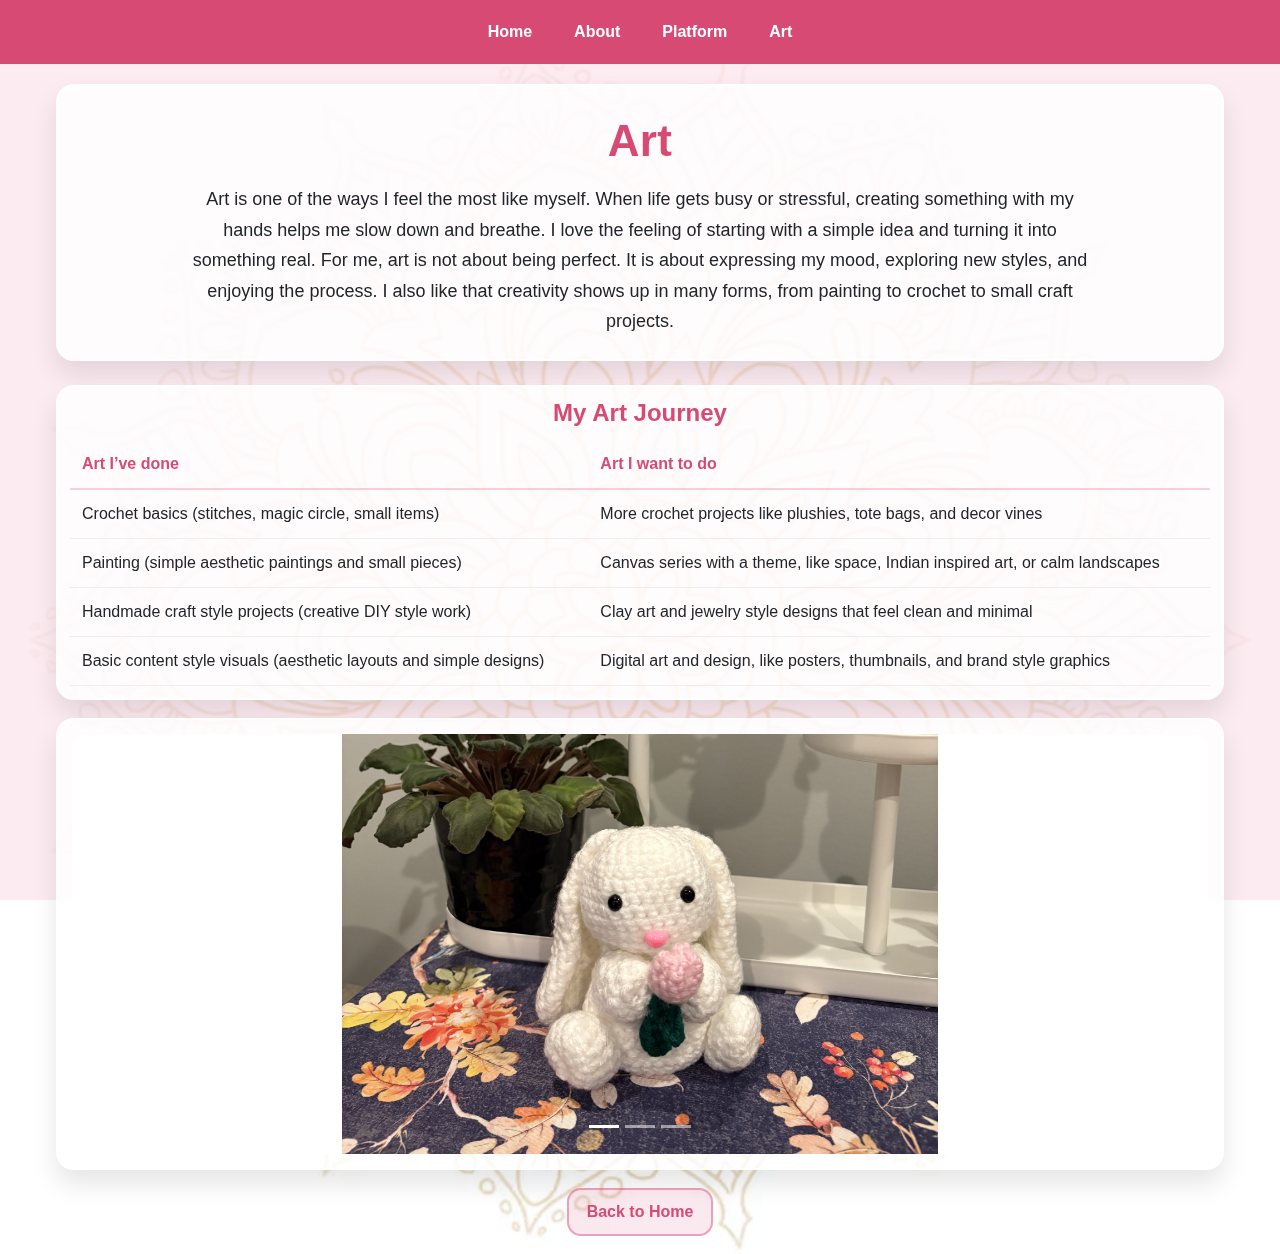
<file: art.html>
<!DOCTYPE html>
<html lang="en">
<head>
  <meta charset="UTF-8" />
  <meta name="viewport" content="width=device-width, initial-scale=1.0"/>
  <title>Sneha | Art</title>

  <link rel="stylesheet" href="https://stackpath.bootstrapcdn.com/bootstrap/4.5.2/css/bootstrap.min.css">
  <link rel="stylesheet" href="styles.css">
</head>

<body>

  <div class="navbar">
    <a href="index.html" class="nav-link">Home</a>
    <a href="about.html" class="nav-link">About</a>
    <a href="platform.html" class="nav-link">Platform</a>
    <a href="art.html" class="nav-link">Art</a>
  </div>

  <div class="page">

    <div class="hero-panel">
      <div class="hero-title">Art</div>
      <div class="hero-subtitle">
        Art is one of the ways I feel the most like myself. When life gets busy or stressful, creating something with my hands
        helps me slow down and breathe. I love the feeling of starting with a simple idea and turning it into something real.
        For me, art is not about being perfect. It is about expressing my mood, exploring new styles, and enjoying the process.
        I also like that creativity shows up in many forms, from painting to crochet to small craft projects.
      </div>
    </div>

    <div class="table-soft mt-4">
      <h4 class="section-title">My Art Journey</h4>

      <table>
        <thead>
          <tr>
            <th>Art I’ve done</th>
            <th>Art I want to do</th>
          </tr>
        </thead>
        <tbody>
          <tr>
            <td>Crochet basics (stitches, magic circle, small items)</td>
            <td>More crochet projects like plushies, tote bags, and decor vines</td>
          </tr>
          <tr>
            <td>Painting (simple aesthetic paintings and small pieces)</td>
            <td>Canvas series with a theme, like space, Indian inspired art, or calm landscapes</td>
          </tr>
          <tr>
            <td>Handmade craft style projects (creative DIY style work)</td>
            <td>Clay art and jewelry style designs that feel clean and minimal</td>
          </tr>
          <tr>
            <td>Basic content style visuals (aesthetic layouts and simple designs)</td>
            <td>Digital art and design, like posters, thumbnails, and brand style graphics</td>
          </tr>
        </tbody>
      </table>
    </div>


    <div class="carousel-frame">
      <div id="artCarousel" class="carousel slide" data-ride="carousel">
        <ol class="carousel-indicators">
          <li data-target="#artCarousel" data-slide-to="0" class="active"></li>
          <li data-target="#artCarousel" data-slide-to="1"></li>
          <li data-target="#artCarousel" data-slide-to="2"></li>
        </ol>

        <div class="carousel-inner">
          <div class="carousel-item active">
            <img class="d-block w-100" src="img/bunny.jpg" alt="Art image 1">
          </div>
          <div class="carousel-item">
            <img class="d-block w-100" src="img/hearts.jpg" alt="Art image 2">
          </div>
          <div class="carousel-item">
            <img class="d-block w-100" src="img/flowers.jpg" alt="Art image 3">
          </div>
        </div>

        <a class="carousel-control-prev" href="#artCarousel" role="button" data-slide="prev">
          <span class="carousel-control-prev-icon" aria-hidden="true"></span>
          <span class="sr-only">Previous</span>
        </a>
        <a class="carousel-control-next" href="#artCarousel" role="button" data-slide="next">
          <span class="carousel-control-next-icon" aria-hidden="true"></span>
          <span class="sr-only">Next</span>
        </a>
      </div>
    </div>
    <div class="center-row">
      <a class="btn-softpink" href="index.html">Back to Home</a>
    </div>

  </div>

  <script src="https://code.jquery.com/jquery-3.5.1.slim.min.js"></script>
  <script src="https://cdn.jsdelivr.net/npm/bootstrap@4.5.2/dist/js/bootstrap.bundle.min.js"></script>
</body>
</html>
</file>
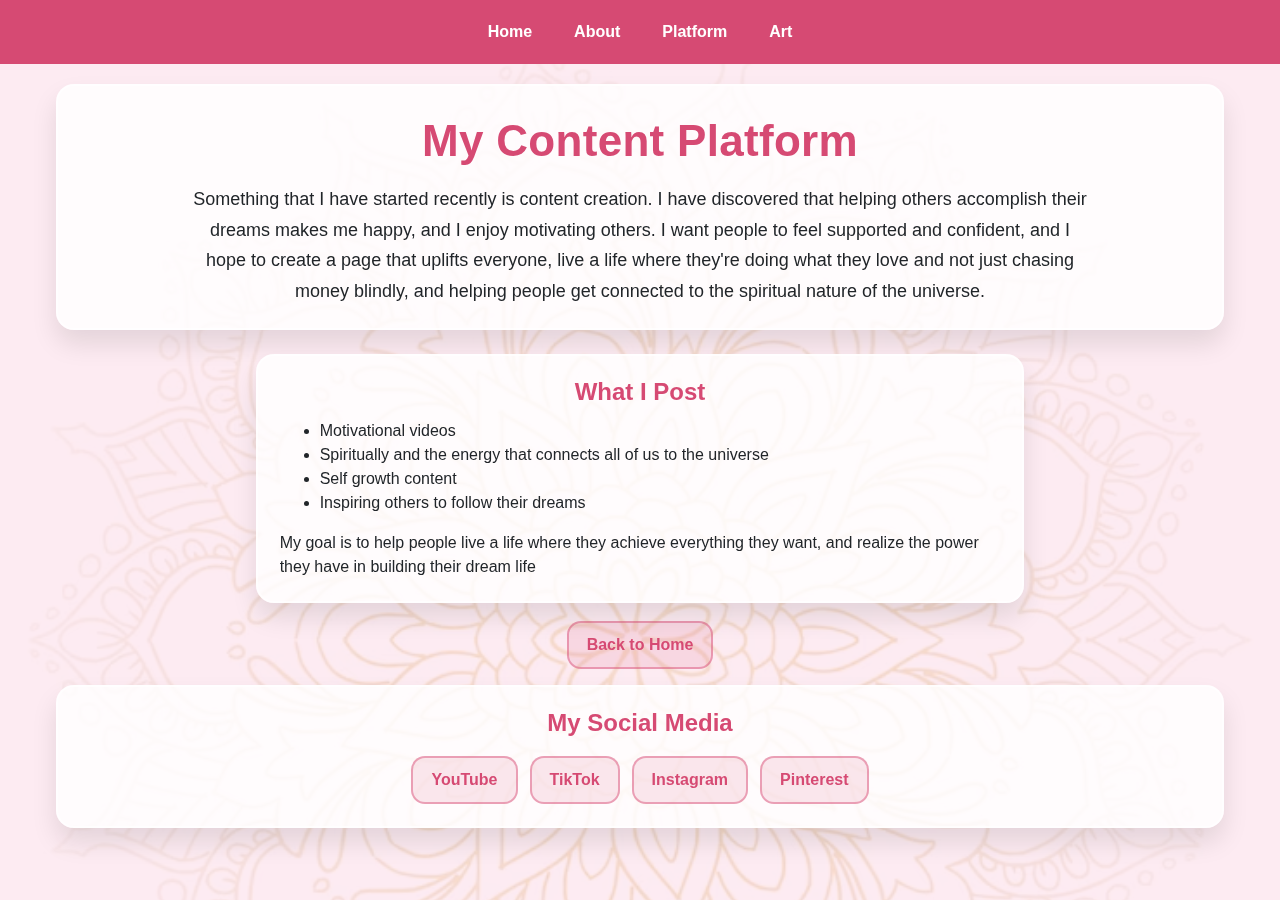
<file: platform.html>
<!DOCTYPE html>
<html lang="en">
<head>
  <meta charset="UTF-8" />
  <meta name="viewport" content="width=device-width, initial-scale=1.0"/>
  <title>Sneha | Platform</title>

  <link rel="stylesheet" href="https://stackpath.bootstrapcdn.com/bootstrap/4.5.2/css/bootstrap.min.css">

  <link rel="stylesheet" href="styles.css">
</head>

<body>

  <div class="navbar">
    <a href="index.html" class="nav-link">Home</a>
    <a href="about.html" class="nav-link">About</a>
    <a href="platform.html" class="nav-link">Platform</a>
    <a href="art.html" class="nav-link">Art</a>
  </div>

  <div class="page">

    <div class="hero-panel">
      <div class="hero-title">My Content Platform</div>
      <div class="hero-subtitle">
        Something that I have started recently is content creation. I have discovered that helping others accomplish their 
        dreams makes me happy, and I enjoy motivating others. I want people to feel supported and confident, and I hope to create 
        a page that uplifts everyone, live a life where they're doing what they love and not just chasing money blindly, and helping 
        people get connected to the spiritual nature of the universe. 
      </div>
    </div>

    <div class="row justify-content-center mt-4">
      <div class="col-lg-8">
        <div class="content-box">
          <h4 class="section-title">What I Post</h4>

          <ul>
            <li>Motivational videos</li>
            <li>Spiritually and the energy that connects all of us to the universe</li>
            <li>Self growth content </li>
            <li>Inspiring others to follow their dreams</li>
          </ul>

          <p class="mb-0">
            My goal is to help people live a life where they achieve everything they want, and realize the power they have in building their dream life
          </p>
        </div>
      </div>
    </div>

    <div class="center-row">
      <a class="btn-softpink" href="index.html">Back to Home</a>
    </div>

    <div class="content-box mt-3">
      <h4 class="section-title">My Social Media</h4>

      <div class="center-row" style="gap:12px; flex-wrap: wrap;">
        <a class="btn-softpink" href="https://www.youtube.com/@snehaa_duu" target="_blank" rel="noopener">YouTube</a>
        <a class="btn-softpink" href="https://www.tiktok.com/@snehaa_duu" target="_blank" rel="noopener">TikTok</a>
        <a class="btn-softpink" href="https://www.instagram.com/snehaa_duu/" target="_blank" rel="noopener">Instagram</a>
        <a class="btn-softpink" href="https://ca.pinterest.com/snehaa_duu/" target="_blank" rel="noopener">Pinterest</a>
      </div>
    </div>

  </div>

</body>
</html>
</file>
<file: styles.css>
.table-soft, .carousel-frame, .content-box, .hero-panel {
  background: rgba(255, 255, 255, 0.82);
  border: 2px solid rgba(255, 255, 255, 0.65);
  border-radius: 18px;
  box-shadow: 0 14px 26px rgba(0, 0, 0, 0.1);
}

body {
  margin: 0;
  font-family: Arial, sans-serif;
  background-color: #fde6ee;
  background-image: url("img/background.jpg");
  background-repeat: no-repeat;
  background-position: center top;
  background-size: cover;
  background-attachment: fixed;
}

body::before {
  content: "";
  position: fixed;
  inset: 0;
  background: rgba(253, 230, 238, 0.78);
  z-index: -1;
}


.navbar {
  background: #d64a73;
  padding: 12px;
  display: flex;
  justify-content: center;
  gap: 18px;
}
.navbar .nav-link {
  color: white;
  text-decoration: none;
  font-weight: bold;
  padding: 8px 12px;
  border-radius: 10px;
}
.navbar .nav-link:hover {
  background: rgba(255, 255, 255, 0.18);
}

.page {
  max-width: 1200px;
  margin: 18px auto;
  padding: 0 16px;
}

.hero-panel {
  padding: 22px;
  margin-top: 20px;
  text-align: center;
}
.hero-panel .hero-title {
  margin: 0 0 10px 0;
  color: #d64a73;
  font-weight: 800;
  font-size: 44px;
  letter-spacing: 0.3px;
}
.hero-panel .hero-subtitle {
  margin: 0 auto;
  max-width: 900px;
  font-size: 18px;
  line-height: 1.7;
}

.video-box {
  margin-top: 18px;
  padding: 0;
}

.hero-video {
  width: 100%;
  height: 520px;
  border-radius: 18px;
  display: block;
  object-fit: cover;
  background: #000;
}

#page-title {
  text-align: center;
  color: #d64a73;
  margin-top: 24px;
  margin-bottom: 10px;
  font-weight: 800;
}

.blurb {
  text-align: center;
  max-width: 900px;
  margin: 10px auto 0 auto;
  line-height: 1.7;
}

.content-box {
  padding: 22px;
}

.section-title {
  color: #d64a73;
  font-weight: 800;
  margin-bottom: 12px;
  text-align: center;
}

.cards {
  display: flex;
  gap: 18px;
  margin-top: 18px;
}

.card {
  flex: 1;
  text-decoration: none;
  border-radius: 16px;
  overflow: hidden;
  position: relative;
  box-shadow: 0 12px 22px rgba(0, 0, 0, 0.12);
  border: 2px solid rgba(255, 255, 255, 0.65);
  transform: translateY(0);
  transition: 0.15s;
}
.card img {
  width: 100%;
  height: 260px;
  object-fit: cover;
  display: block;
}
.card .card-title {
  position: absolute;
  left: 0;
  right: 0;
  bottom: 0;
  padding: 12px 10px;
  text-align: center;
  font-weight: 800;
  font-size: 18px;
  color: white;
  background: rgba(214, 74, 115, 0.45);
  backdrop-filter: blur(2px);
  text-shadow: 0 2px 6px rgba(0, 0, 0, 0.45);
}

.card:hover {
  transform: translateY(-3px);
}

.btn-softpink {
  background: rgba(214, 74, 115, 0.12);
  border: 2px solid rgba(214, 74, 115, 0.45);
  color: #d64a73;
  font-weight: 800;
  border-radius: 14px;
  padding: 10px 18px;
  text-decoration: none;
  display: inline-block;
}

.btn-softpink:hover {
  background: rgba(214, 74, 115, 0.18);
  color: #d64a73;
  text-decoration: none;
}

.center-row {
  display: flex;
  justify-content: center;
  align-items: center;
  margin-top: 18px;
}

.carousel-frame {
  padding: 14px;
  margin-top: 18px;
}
.carousel-frame img {
  border-radius: 14px;
  height: 420px;
  object-fit: cover;
}

.table-soft {
  padding: 12px;
  margin-top: 16px;
}
.table-soft table {
  width: 100%;
  border-collapse: collapse;
}
.table-soft th {
  color: #d64a73;
  font-weight: 800;
  padding: 12px;
  text-align: left;
  border-bottom: 2px solid rgba(214, 74, 115, 0.25);
}
.table-soft td {
  padding: 12px;
  border-bottom: 1px solid rgba(0, 0, 0, 0.06);
}

@media (max-width: 800px) {
  .cards {
    flex-direction: column;
  }
  .hero-video {
    height: 320px;
  }
  .hero-panel .hero-title {
    font-size: 34px;
  }
  .carousel-frame img {
    height: 260px;
  }
}
.carousel-frame .carousel-item img {
  width: 100%;
  height: clamp(240px, 45vw, 520px);
  object-fit: contain;
  background: #ffffff;
}

.carousel-frame .carousel-item img {
  width: 100%;
  height: 420px; 
  object-fit: contain;
  background: #fff; 
  display: block;
}


.carousel-frame .carousel-item img.is-wide {
  object-fit: cover;
  background: transparent; 
}
</file>
